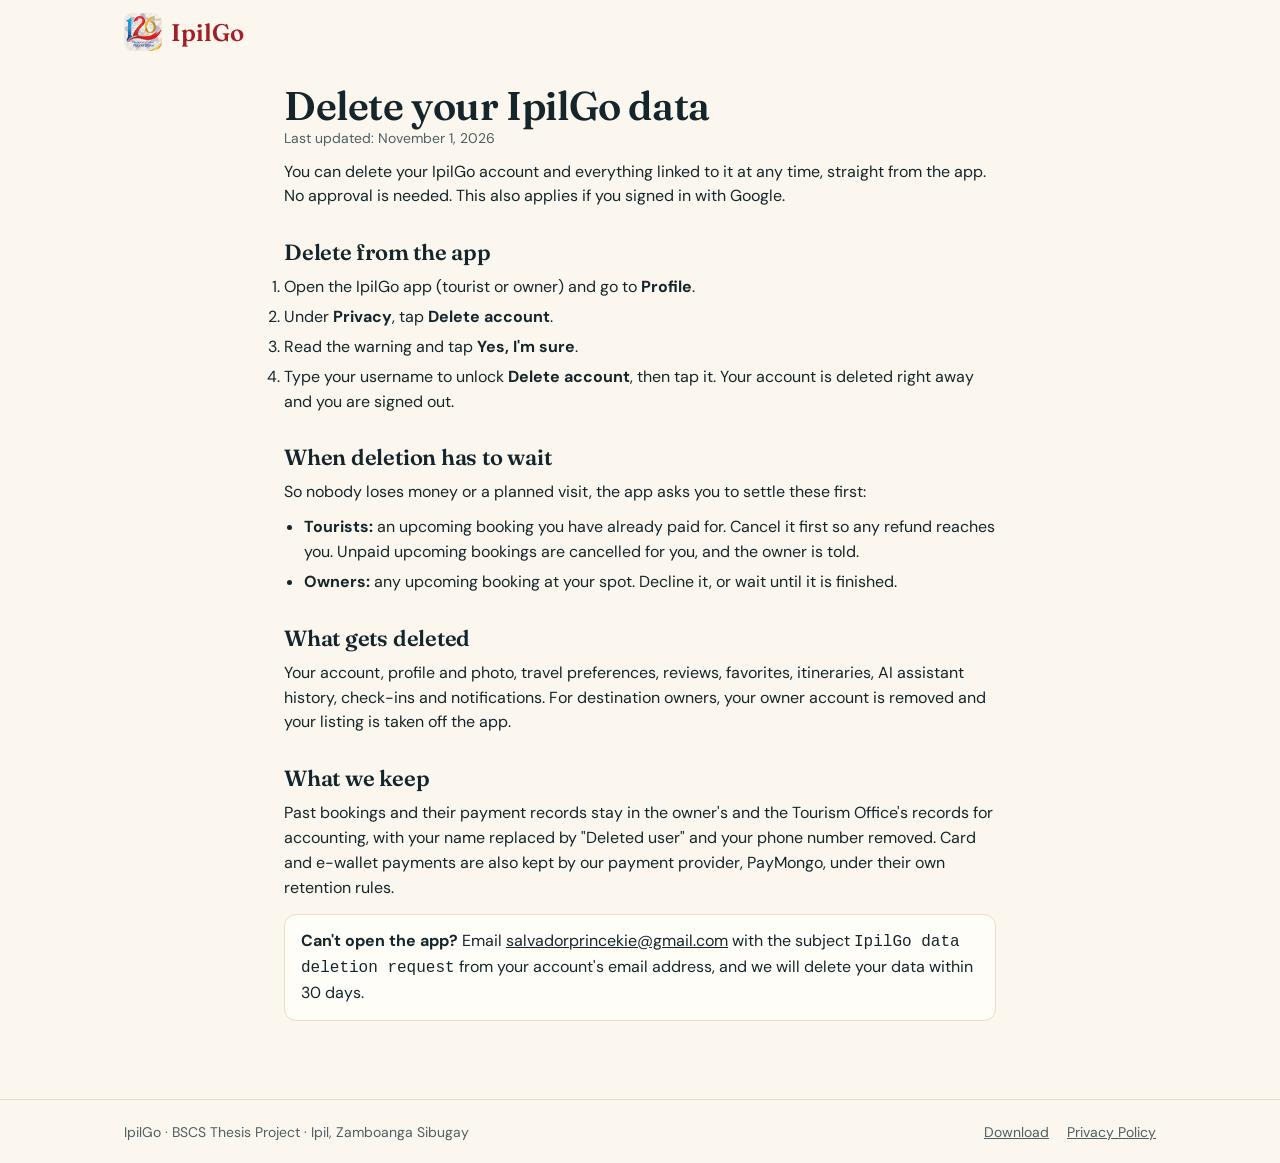
<file: data-deletion.html>
<!doctype html>
<html lang="en">
<head>
<meta charset="utf-8">
<meta name="viewport" content="width=device-width, initial-scale=1">
<title>Data Deletion · IpilGo</title>
<link rel="icon" type="image/png" href="img/favicon.png">
<link rel="preconnect" href="https://fonts.googleapis.com">
<link rel="preconnect" href="https://fonts.gstatic.com" crossorigin>
<link rel="stylesheet" href="https://fonts.googleapis.com/css2?family=DM+Sans:opsz,wght@9..40,400;9..40,500;9..40,600&family=Fraunces:opsz,wght@9..144,600&display=swap">
<link rel="stylesheet" href="styles.css">
</head>
<body>
<header class="site">
  <div class="wrap"><a class="brand" href="./"><img src="img/ipil-120-logo.webp" width="38" height="38" alt="Bayan ng Ipil 120 years">IpilGo</a></div>
</header>

<main class="wrap doc">
  <h1>Delete your IpilGo data</h1>
  <p class="updated">Last updated: November 1, 2026</p>

  <p>You can delete your IpilGo account and everything linked to it at any time, straight from the app. No approval is needed. This also applies if you signed in with Google.</p>

  <h2>Delete from the app</h2>
  <ol>
    <li>Open the IpilGo app (tourist or owner) and go to <b>Profile</b>.</li>
    <li>Under <b>Privacy</b>, tap <b>Delete account</b>.</li>
    <li>Read the warning and tap <b>Yes, I'm sure</b>.</li>
    <li>Type your username to unlock <b>Delete account</b>, then tap it. Your account is deleted right away and you are signed out.</li>
  </ol>

  <h2>When deletion has to wait</h2>
  <p>So nobody loses money or a planned visit, the app asks you to settle these first:</p>
  <ul>
    <li><b>Tourists:</b> an upcoming booking you have already paid for. Cancel it first so any refund reaches you. Unpaid upcoming bookings are cancelled for you, and the owner is told.</li>
    <li><b>Owners:</b> any upcoming booking at your spot. Decline it, or wait until it is finished.</li>
  </ul>

  <h2>What gets deleted</h2>
  <p>Your account, profile and photo, travel preferences, reviews, favorites, itineraries, AI assistant history, check-ins and notifications. For destination owners, your owner account is removed and your listing is taken off the app.</p>

  <h2>What we keep</h2>
  <p>Past bookings and their payment records stay in the owner's and the Tourism Office's records for accounting, with your name replaced by "Deleted user" and your phone number removed. Card and e-wallet payments are also kept by our payment provider, PayMongo, under their own retention rules.</p>

  <div class="callout">
    <b>Can't open the app?</b> Email <a href="mailto:salvadorprincekie@gmail.com?subject=IpilGo%20data%20deletion%20request">salvadorprincekie@gmail.com</a> with the subject <code>IpilGo data deletion request</code> from your account's email address, and we will delete your data within 30 days.
  </div>
</main>

<footer class="site">
  <div class="wrap">
    <span>IpilGo · BSCS Thesis Project · Ipil, Zamboanga Sibugay</span>
    <div class="links"><a href="./">Download</a><a href="privacy.html">Privacy Policy</a></div>
  </div>
</footer>
</body>
</html>
</file>
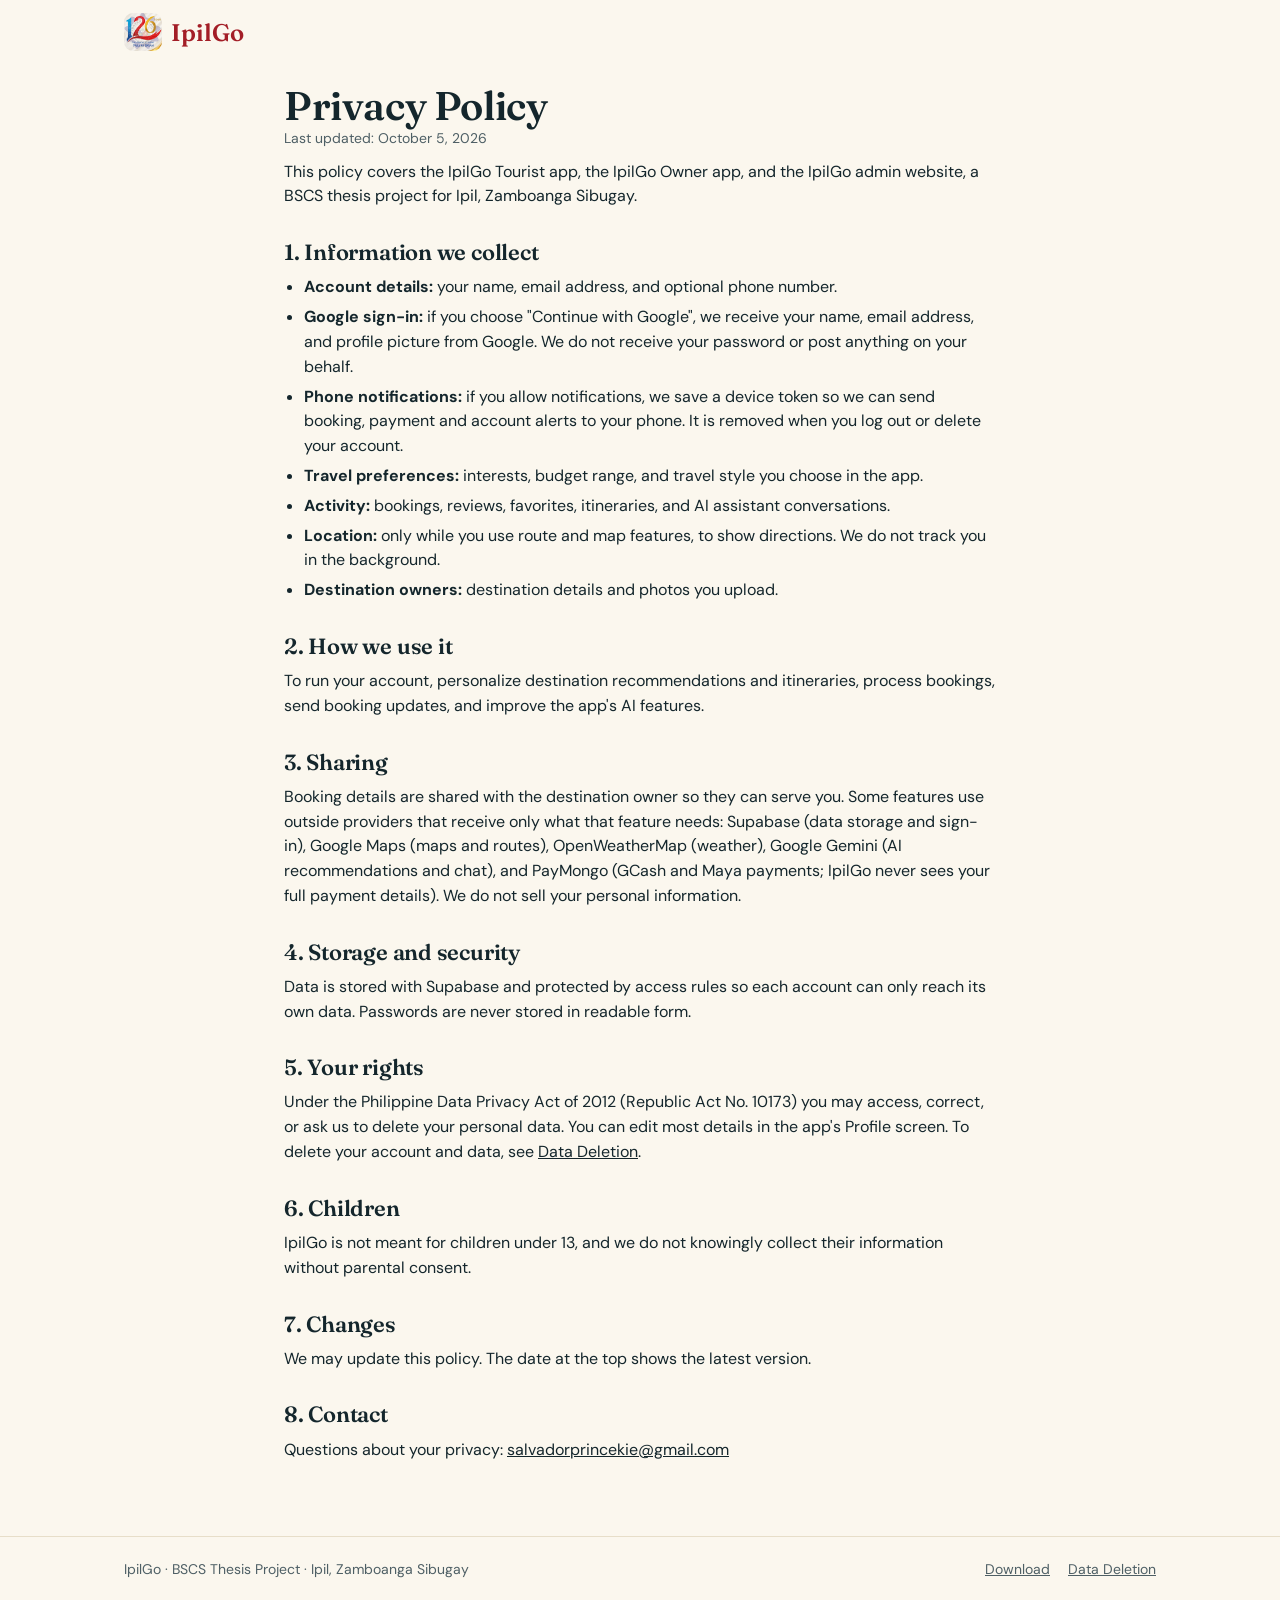
<file: privacy.html>
<!doctype html>
<html lang="en">
<head>
<meta charset="utf-8">
<meta name="viewport" content="width=device-width, initial-scale=1">
<title>Privacy Policy · IpilGo</title>
<link rel="icon" type="image/png" href="img/favicon.png">
<link rel="preconnect" href="https://fonts.googleapis.com">
<link rel="preconnect" href="https://fonts.gstatic.com" crossorigin>
<link rel="stylesheet" href="https://fonts.googleapis.com/css2?family=DM+Sans:opsz,wght@9..40,400;9..40,500;9..40,600&family=Fraunces:opsz,wght@9..144,600&display=swap">
<link rel="stylesheet" href="styles.css">
</head>
<body>
<header class="site">
  <div class="wrap"><a class="brand" href="./"><img src="img/ipil-120-logo.webp" width="38" height="38" alt="Bayan ng Ipil 120 years">IpilGo</a></div>
</header>

<main class="wrap doc">
  <h1>Privacy Policy</h1>
  <p class="updated">Last updated: October 5, 2026</p>

  <p>This policy covers the IpilGo Tourist app, the IpilGo Owner app, and the IpilGo admin website, a BSCS thesis project for Ipil, Zamboanga Sibugay.</p>

  <h2>1. Information we collect</h2>
  <ul>
    <li><b>Account details:</b> your name, email address, and optional phone number.</li>
    <li><b>Google sign-in:</b> if you choose "Continue with Google", we receive your name, email address, and profile picture from Google. We do not receive your password or post anything on your behalf.</li>
    <li><b>Phone notifications:</b> if you allow notifications, we save a device token so we can send booking, payment and account alerts to your phone. It is removed when you log out or delete your account.</li>
    <li><b>Travel preferences:</b> interests, budget range, and travel style you choose in the app.</li>
    <li><b>Activity:</b> bookings, reviews, favorites, itineraries, and AI assistant conversations.</li>
    <li><b>Location:</b> only while you use route and map features, to show directions. We do not track you in the background.</li>
    <li><b>Destination owners:</b> destination details and photos you upload.</li>
  </ul>

  <h2>2. How we use it</h2>
  <p>To run your account, personalize destination recommendations and itineraries, process bookings, send booking updates, and improve the app's AI features.</p>

  <h2>3. Sharing</h2>
  <p>Booking details are shared with the destination owner so they can serve you. Some features use outside providers that receive only what that feature needs: Supabase (data storage and sign-in), Google Maps (maps and routes), OpenWeatherMap (weather), Google Gemini (AI recommendations and chat), and PayMongo (GCash and Maya payments; IpilGo never sees your full payment details). We do not sell your personal information.</p>

  <h2>4. Storage and security</h2>
  <p>Data is stored with Supabase and protected by access rules so each account can only reach its own data. Passwords are never stored in readable form.</p>

  <h2>5. Your rights</h2>
  <p>Under the Philippine Data Privacy Act of 2012 (Republic Act No. 10173) you may access, correct, or ask us to delete your personal data. You can edit most details in the app's Profile screen. To delete your account and data, see <a href="data-deletion.html">Data Deletion</a>.</p>

  <h2>6. Children</h2>
  <p>IpilGo is not meant for children under 13, and we do not knowingly collect their information without parental consent.</p>

  <h2>7. Changes</h2>
  <p>We may update this policy. The date at the top shows the latest version.</p>

  <h2>8. Contact</h2>
  <p>Questions about your privacy: <a href="mailto:salvadorprincekie@gmail.com">salvadorprincekie@gmail.com</a></p>
</main>

<footer class="site">
  <div class="wrap">
    <span>IpilGo · BSCS Thesis Project · Ipil, Zamboanga Sibugay</span>
    <div class="links"><a href="./">Download</a><a href="data-deletion.html">Data Deletion</a></div>
  </div>
</footer>
</body>
</html>
</file>
<file: styles.css>
/* IpilGo download site: cream page, sea teal band, Fraunces + DM Sans. */
:root{--bg:#FBF7EE;--surface:#FFFDF8;--text:#14262C;--muted:#4E5F65;--line:#E7DEC9;--teal:#0F4C5C;--red:#A31E27;--gold:#F3D47E;
  --font:'DM Sans',ui-sans-serif,system-ui,-apple-system,'Segoe UI',sans-serif;--display:'Fraunces',Georgia,'Times New Roman',serif;}
*{margin:0;padding:0;box-sizing:border-box;}
html{scroll-behavior:smooth;scroll-padding-top:72px;}
body{background:var(--bg);color:var(--text);font:16px/1.55 var(--font);-webkit-font-smoothing:antialiased;overflow-x:clip;}
a{color:inherit;}
a:focus-visible,summary:focus-visible{outline:2px solid var(--teal);outline-offset:3px;border-radius:4px;}
h1,h2{font-family:var(--display);font-weight:600;letter-spacing:-.01em;}
.wrap{max-width:1080px;margin:0 auto;padding:0 24px;}

header.site{position:sticky;top:0;z-index:10;background:var(--bg);}
header.site .wrap{display:flex;justify-content:space-between;align-items:center;gap:16px;min-height:64px;}
.brand{display:inline-flex;align-items:center;gap:9px;font:600 24px var(--display);color:var(--red);text-decoration:none;}
.brand img{width:38px;height:38px;border-radius:9px;object-fit:cover;}
header.site nav{display:flex;gap:22px;}
header.site nav a{font-size:15px;font-weight:500;text-decoration:none;}
header.site nav a:hover{color:var(--red);}

.hero{padding:12px 0 44px;}
.hero-grid{display:grid;grid-template-columns:1.05fr 1fr;gap:34px;align-items:center;}
.kick{color:var(--red);font-weight:600;font-size:14px;letter-spacing:.06em;text-transform:uppercase;}
.hero h1{font-size:68px;line-height:1.05;margin:8px 0 12px;}
.hero p{font-size:17px;line-height:1.6;color:#46565C;}
.collage{position:relative;height:430px;}
.collage img{position:absolute;object-fit:cover;border-radius:18px;box-shadow:0 14px 30px rgba(20,38,44,.2);}
.collage .p1{width:62%;height:100%;right:0;top:0;}
.collage .p2{width:50%;height:46%;left:0;top:8%;}
.collage .p3{width:44%;height:40%;left:6%;bottom:2%;}

.band{position:relative;background:var(--teal);padding:66px 0 30px;}
.band::before{content:'';position:absolute;left:0;right:0;top:-1px;height:64px;background:var(--bg);
  clip-path:path('M0 0 L2600 0 L2600 26 C 1640 58 1380 8 1180 30 S 760 66 560 34 S 180 8 0 34 Z');}
.apps{position:relative;display:grid;grid-template-columns:1fr 1fr;gap:18px;max-width:1000px;margin:0 auto;}
.app{display:flex;align-items:center;gap:14px;background:var(--surface);border-radius:14px;padding:12px 14px;}
.app .icon{width:52px;height:52px;border-radius:12px;object-fit:cover;flex-shrink:0;}
.info{flex:1;min-width:0;}
.app h2{font-size:18px;line-height:1.2;}
.app p{font-size:14px;color:var(--muted);margin-bottom:8px;}
.btn{display:inline-block;padding:7px 14px;border-radius:9px;background:var(--teal);color:#fff;font-size:14px;font-weight:600;text-decoration:none;box-shadow:inset 0 0 0 1.5px var(--teal);}
.btn:hover{opacity:.9;}
.btn.outline{background:none;color:var(--teal);}
.qr{width:84px;height:84px;flex-shrink:0;padding:4px;background:#fff;border-radius:8px;}
.qr canvas,.qr img{display:block;width:100%!important;height:100%!important;}
/* Laptops/desktops (mouse pointer) cannot install APKs: show only the QR there. */
@media (hover:hover) and (pointer:fine){.app .btn{display:none;}}
.note{position:relative;text-align:center;color:#D6E7EA;font-size:14.5px;margin-top:16px;}
.note b{color:var(--gold);}

.block{padding:44px 0 0;}
.block h2{font-size:32px;margin-bottom:10px;}
.lede{color:var(--muted);max-width:66ch;margin-bottom:18px;}
.steps{display:grid;grid-template-columns:repeat(4,1fr);gap:18px;list-style:none;counter-reset:s;}
.steps li{counter-increment:s;}
.steps li::before{content:counter(s);display:block;font:600 30px var(--display);color:var(--red);}
.steps b{display:block;font-weight:600;}
.steps span{font-size:14.5px;color:var(--muted);}
details{border-top:1px solid var(--line);padding:13px 0;}
summary{cursor:pointer;font-weight:600;}
details p{color:var(--muted);margin-top:6px;font-size:15px;max-width:70ch;}

footer.site{margin-top:44px;padding:22px 0;border-top:1px solid var(--line);font-size:14px;color:var(--muted);}
footer.site .wrap{display:flex;justify-content:space-between;gap:12px;flex-wrap:wrap;}
footer.site .links{display:flex;gap:18px;}

/* Privacy and data deletion pages */
.doc{max-width:760px;padding-top:20px;padding-bottom:20px;}
.doc h1{font-size:40px;line-height:1.1;}
.doc h2{font-size:22px;margin:26px 0 6px;}
.doc p,.doc ul{margin-bottom:10px;}
.doc ul{padding-left:20px;}
.doc li{margin-bottom:5px;}
.updated{color:var(--muted);font-size:14px;margin-bottom:18px;}
.callout{background:var(--surface);border:1px solid var(--line);border-radius:12px;padding:14px 16px;margin:14px 0;}

@media (max-width:860px){
  .hero-grid,.apps{grid-template-columns:1fr;}
  .hero h1{font-size:46px;}
  .collage{height:300px;}
  .steps{grid-template-columns:1fr 1fr;}
}
@media (max-width:480px){
  header.site nav{gap:10px;}
  .brand{font-size:0;gap:0;}
  header.site nav a{font-size:13.5px;}
  .qr{display:none;}
  .steps{grid-template-columns:1fr;}
}
</file>
